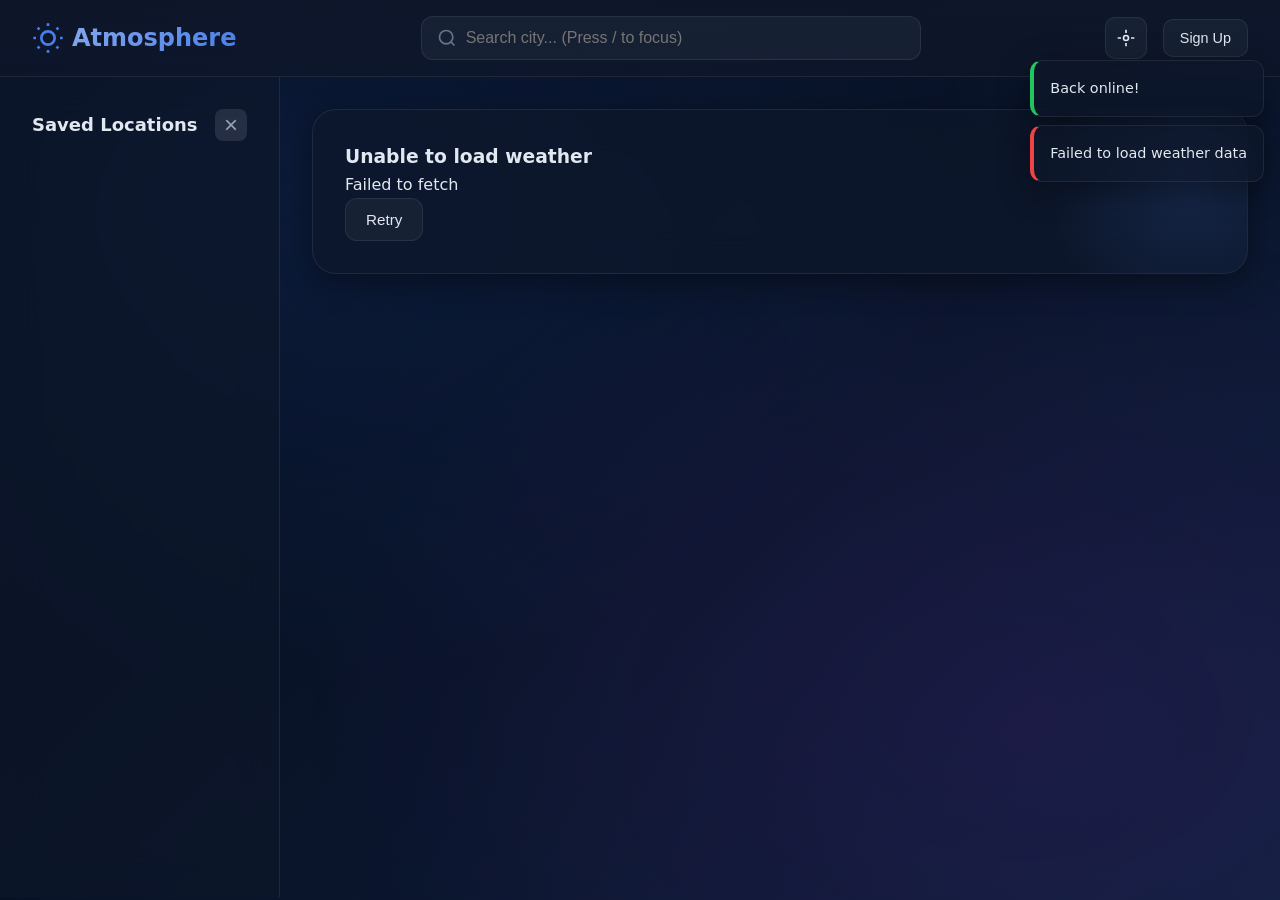
<file: index.html>
<!DOCTYPE html>
<html lang="en">
<head>
  <meta charset="UTF-8" />
  <meta name="viewport" content="width=device-width, initial-scale=1.0, viewport-fit=cover" />
  <meta name="theme-color" content="#0f172a" />
  <meta name="description" content="Advanced Weather Dashboard with real-time forecasts and offline support" />
  <meta name="apple-mobile-web-app-capable" content="yes" />
  <meta name="apple-mobile-web-app-status-bar-style" content="black-translucent" />
  
  <title>Atmosphere | Advanced Weather</title>
  <link rel="stylesheet" href="style.css" />
  <link rel="manifest" href="manifest.json" />
  <link rel="apple-touch-icon" href="icon-192.png" />
  
  <!-- Preconnect for performance -->
  <link rel="preconnect" href="https://api.openweathermap.org" />
  <link rel="preconnect" href="https://openweathermap.org" />
  
  <script>
    // Critical: Register Service Worker immediately
    if ("serviceWorker" in navigator) {
      navigator.serviceWorker.register("service-worker.js")
        .then(reg => console.log("SW registered:", reg.scope))
        .catch(err => console.error("SW registration failed:", err));
    }
  </script>
</head>
<body>
  <!-- Offline Indicator -->
  <div id="offline-bar" class="offline-indicator" hidden>
    <span class="offline-icon">📡</span>
    <span>You're offline. Using cached data.</span>
    <button onclick="window.app.retryConnection()">Retry</button>
  </div>

  <!-- Toast Notifications Container -->
  <div id="toast-container" class="toast-container"></div>

  <header class="app-header">
    <nav class="main-nav">
      <div class="nav-brand">
        <div class="logo" onclick="window.app.loadHomeCity()">
          <svg viewBox="0 0 24 24" fill="none" stroke="currentColor" stroke-width="2">
            <circle cx="12" cy="12" r="5"/>
            <path d="M12 1v2M12 21v2M4.22 4.22l1.42 1.42M18.36 18.36l1.42 1.42M1 12h2M21 12h2M4.22 19.78l1.42-1.42M18.36 5.64l1.42-1.42"/>
          </svg>
          <span>Atmosphere</span>
        </div>
      </div>

      <div class="search-container">
        <div class="search-box">
          <svg class="search-icon" viewBox="0 0 24 24" fill="none" stroke="currentColor" stroke-width="2">
            <circle cx="11" cy="11" r="8"/><path d="m21 21-4.35-4.35"/>
          </svg>
          <input 
            type="text" 
            id="searchlocation" 
            placeholder="Search city... (Press / to focus)" 
            autocomplete="off"
            aria-label="Search for a city"
          />
          <button class="search-action" onclick="window.app.search()">
            <svg viewBox="0 0 24 24" fill="none" stroke="currentColor" stroke-width="2">
              <path d="M5 12h14M12 5l7 7-7 7"/>
            </svg>
          </button>
        </div>
        <div id="search-suggestions" class="search-suggestions" hidden></div>
      </div>

      <div class="nav-actions">
        <button 
          id="locate-btn" 
          class="icon-btn" 
          onclick="window.app.getCurrentLocation()"
          title="Use my location"
          aria-label="Get current location"
        >
          <svg viewBox="0 0 24 24" fill="none" stroke="currentColor" stroke-width="2">
            <circle cx="12" cy="12" r="3"/><path d="M12 2v4m0 12v4M2 12h4m12 0h4"/>
          </svg>
        </button>

        <button id="installBtn" class="install-btn" style="display: none;">
          <svg viewBox="0 0 24 24" fill="none" stroke="currentColor" stroke-width="2">
            <path d="M21 15v4a2 2 0 0 1-2 2H5a2 2 0 0 1-2-2v-4M7 10l5 5 5-5M12 15V3"/>
          </svg>
          Install
        </button>

        <div class="user-section" id="user-section">
          <button 
            id="user-badge" 
            class="user-badge" 
            onclick="window.app.toggleUserMenu()"
            aria-expanded="false"
          >
            <span id="user-initial">?</span>
          </button>
          <div id="user-popup" class="user-popup" hidden>
            <div class="user-popup-header">
              <strong id="popup-name">User</strong>
              <span id="popup-email">email@example.com</span>
            </div>
            <div class="user-popup-actions">
              <button onclick="window.app.showFavorites()">
                <span>⭐</span> Favorites
              </button>
              <button onclick="window.app.toggleNotifications()">
                <span>🔔</span> Notifications
              </button>
              <button onclick="window.app.signout()" class="signout-btn">
                <span>🚪</span> Sign Out
              </button>
            </div>
          </div>
        </div>

        <button id="signupBtn" onclick="window.app.goToSignup()" class="auth-btn">Sign Up</button>
      </div>
    </nav>
  </header>

  <main class="app-main">
    <aside id="favorites-sidebar" class="favorites-sidebar">
      <div class="sidebar-header">
        <h3>Saved Locations</h3>
        <button class="close-sidebar" onclick="window.app.toggleSidebar()">×</button>
      </div>
      <div id="favorites-list" class="favorites-list"></div>
    </aside>

    <div class="weather-container" id="weather-container">
      <!-- Initial loading state -->
      <div class="loading-state">
        <div class="spinner"></div>
        <p>Loading weather data...</p>
      </div>
    </div>
  </main>

  <!-- Modal for expanded details -->
  <div id="modal-overlay" class="modal-overlay" onclick="window.app.closeModal(event)">
    <div class="modal" onclick="event.stopPropagation()">
      <div class="modal-header">
        <h3 id="modal-title">Details</h3>
        <button class="modal-close" onclick="window.app.closeModal()">×</button>
      </div>
      <div id="modal-content" class="modal-content"></div>
    </div>
  </div>

  <script src="script.js"></script>
</body>
</html>
</file>
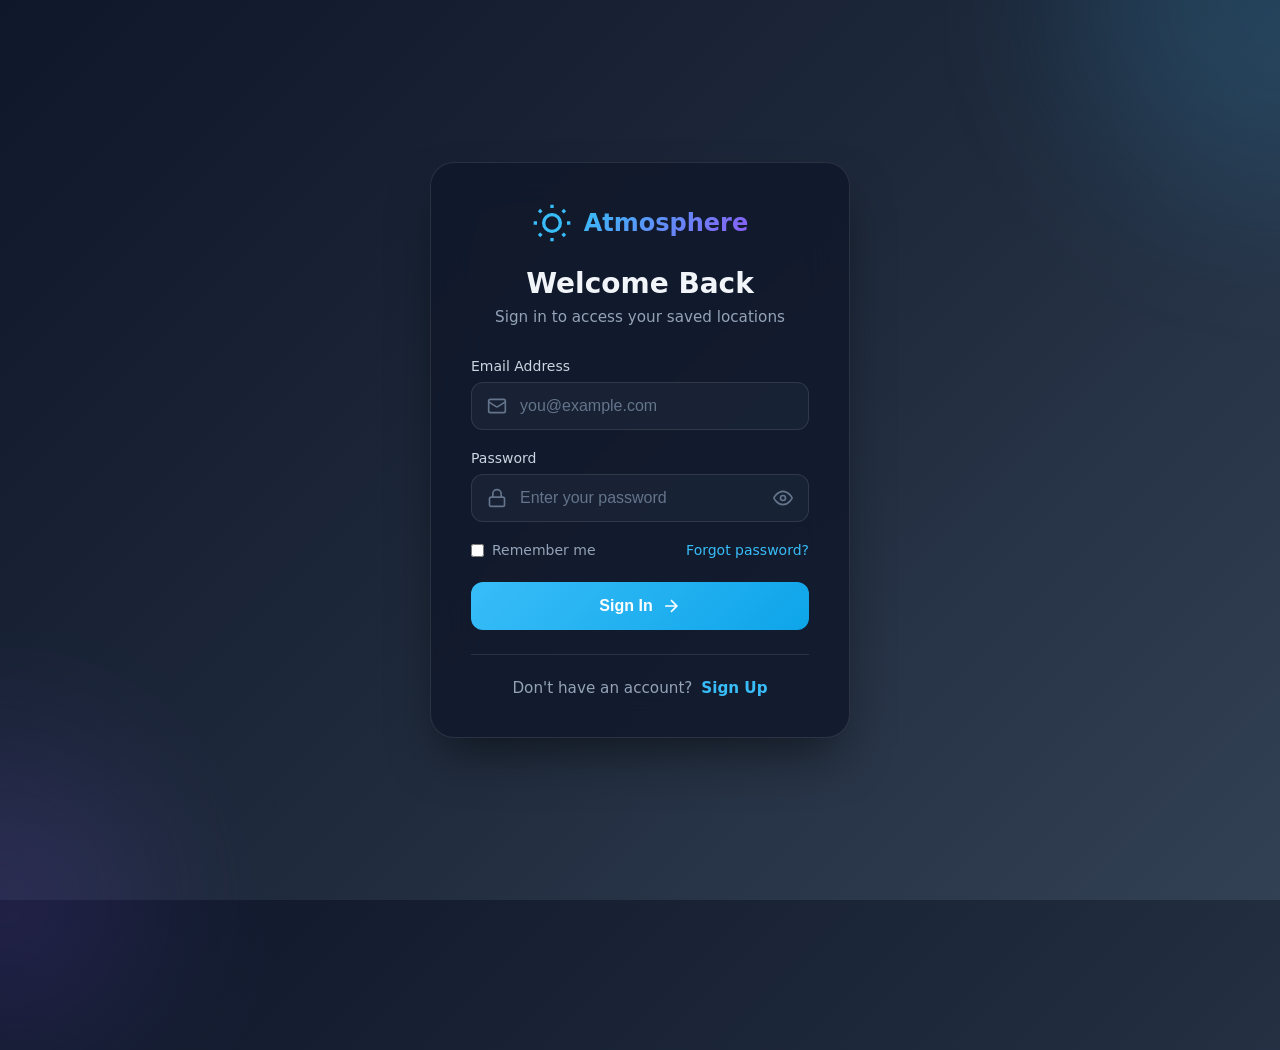
<file: signin.html>
<!DOCTYPE html>
<html lang="en">
<head>
  <meta charset="UTF-8" />
  <meta name="viewport" content="width=device-width, initial-scale=1.0"/>
  <meta name="theme-color" content="#0f172a" />
  <title>Sign In | Atmosphere</title>
  <link rel="manifest" href="manifest.json" />
  <link rel="stylesheet" href="signin.css" />
</head>
<body>
  <div class="auth-container">
    <div class="auth-card">
      <div class="auth-header">
        <div class="logo" onclick="window.location.href='index.html'">
          <svg viewBox="0 0 24 24" fill="none" stroke="currentColor" stroke-width="2">
            <circle cx="12" cy="12" r="5"/>
            <path d="M12 1v2M12 21v2M4.22 4.22l1.42 1.42M18.36 18.36l1.42 1.42M1 12h2M21 12h2M4.22 19.78l1.42-1.42M18.36 5.64l1.42-1.42"/>
          </svg>
          <span>Atmosphere</span>
        </div>
        <h1>Welcome Back</h1>
        <p>Sign in to access your saved locations</p>
      </div>

      <div id="error-message" class="error-message" role="alert"></div>

      <form id="signin-form" onsubmit="event.preventDefault(); handleSignin();">
        <div class="form-group">
          <label for="email">Email Address</label>
          <div class="input-wrapper">
            <svg class="input-icon" viewBox="0 0 24 24" fill="none" stroke="currentColor" stroke-width="2">
              <rect x="2" y="4" width="20" height="16" rx="2"/><path d="m22 7-8.97 5.7a1.94 1.94 0 0 1-2.06 0L2 7"/>
            </svg>
            <input 
              type="email" 
              id="email" 
              placeholder="you@example.com" 
              required
              autocomplete="email"
            />
          </div>
        </div>

        <div class="form-group">
          <label for="password">Password</label>
          <div class="input-wrapper">
            <svg class="input-icon" viewBox="0 0 24 24" fill="none" stroke="currentColor" stroke-width="2">
              <rect x="3" y="11" width="18" height="11" rx="2" ry="2"/><path d="M7 11V7a5 5 0 0 1 10 0v4"/>
            </svg>
            <input 
              type="password" 
              id="password" 
              placeholder="Enter your password" 
              required
              autocomplete="current-password"
            />
            <button type="button" class="toggle-password" onclick="togglePassword('password')">
              <svg viewBox="0 0 24 24" fill="none" stroke="currentColor" stroke-width="2">
                <path d="M1 12s4-8 11-8 11 8 11 8-4 8-11 8-11-8-11-8z"/><circle cx="12" cy="12" r="3"/>
              </svg>
            </button>
          </div>
        </div>

        <div class="form-options">
          <label class="remember-me">
            <input type="checkbox" id="remember" />
            <span>Remember me</span>
          </label>
          <a href="#" class="forgot-link" onclick="showToast('Feature coming soon!')">Forgot password?</a>
        </div>

        <button type="submit" class="submit-btn" id="submit-btn">
          <span>Sign In</span>
          <svg class="btn-icon" viewBox="0 0 24 24" fill="none" stroke="currentColor" stroke-width="2">
            <path d="M5 12h14M12 5l7 7-7 7"/>
          </svg>
        </button>
      </form>

      <div class="auth-footer">
        <p>Don't have an account? <a href="signup.html">Sign Up</a></p>
      </div>
    </div>
  </div>

  <div id="toast-container" class="toast-container"></div>

  <script>
    function togglePassword(id) {
      const input = document.getElementById(id);
      input.type = input.type === 'password' ? 'text' : 'password';
    }

    function showToast(message, type = 'info') {
      const container = document.getElementById('toast-container');
      const toast = document.createElement('div');
      toast.className = `toast ${type}`;
      toast.textContent = message;
      container.appendChild(toast);
      setTimeout(() => toast.remove(), 3000);
    }

    function handleSignin() {
      const email = document.getElementById('email').value.trim();
      const password = document.getElementById('password').value;
      const submitBtn = document.getElementById('submit-btn');
      const errorMsg = document.getElementById('error-message');

      // Reset error
      errorMsg.style.display = 'none';
      errorMsg.textContent = '';

      // Validate
      if (!email || !password) {
        errorMsg.textContent = 'Please fill in all fields';
        errorMsg.style.display = 'flex';
        return;
      }

      // Loading state
      submitBtn.disabled = true;
      submitBtn.innerHTML = '<div class="spinner"></div>';

      // Simulate API call delay
      setTimeout(() => {
        const users = JSON.parse(localStorage.getItem('weatherUsers')) || [];
        const user = users.find(u => u.email === email && u.password === password);

        if (user) {
          localStorage.setItem('signedIn', 'true');
          localStorage.setItem('weatherUser', JSON.stringify(user));
          showToast(`Welcome back, ${user.name}!`, 'success');
          setTimeout(() => window.location.href = 'index.html', 1000);
        } else {
          errorMsg.textContent = 'Invalid email or password';
          errorMsg.style.display = 'flex';
          submitBtn.disabled = false;
          submitBtn.innerHTML = '<span>Sign In</span><svg class="btn-icon" viewBox="0 0 24 24" fill="none" stroke="currentColor" stroke-width="2"><path d="M5 12h14M12 5l7 7-7 7"/></svg>';
        }
      }, 800);
    }

    // Check if already signed in
    if (localStorage.getItem('signedIn') === 'true') {
      window.location.href = 'index.html';
    }
  </script>
</body>
</html>
</file>
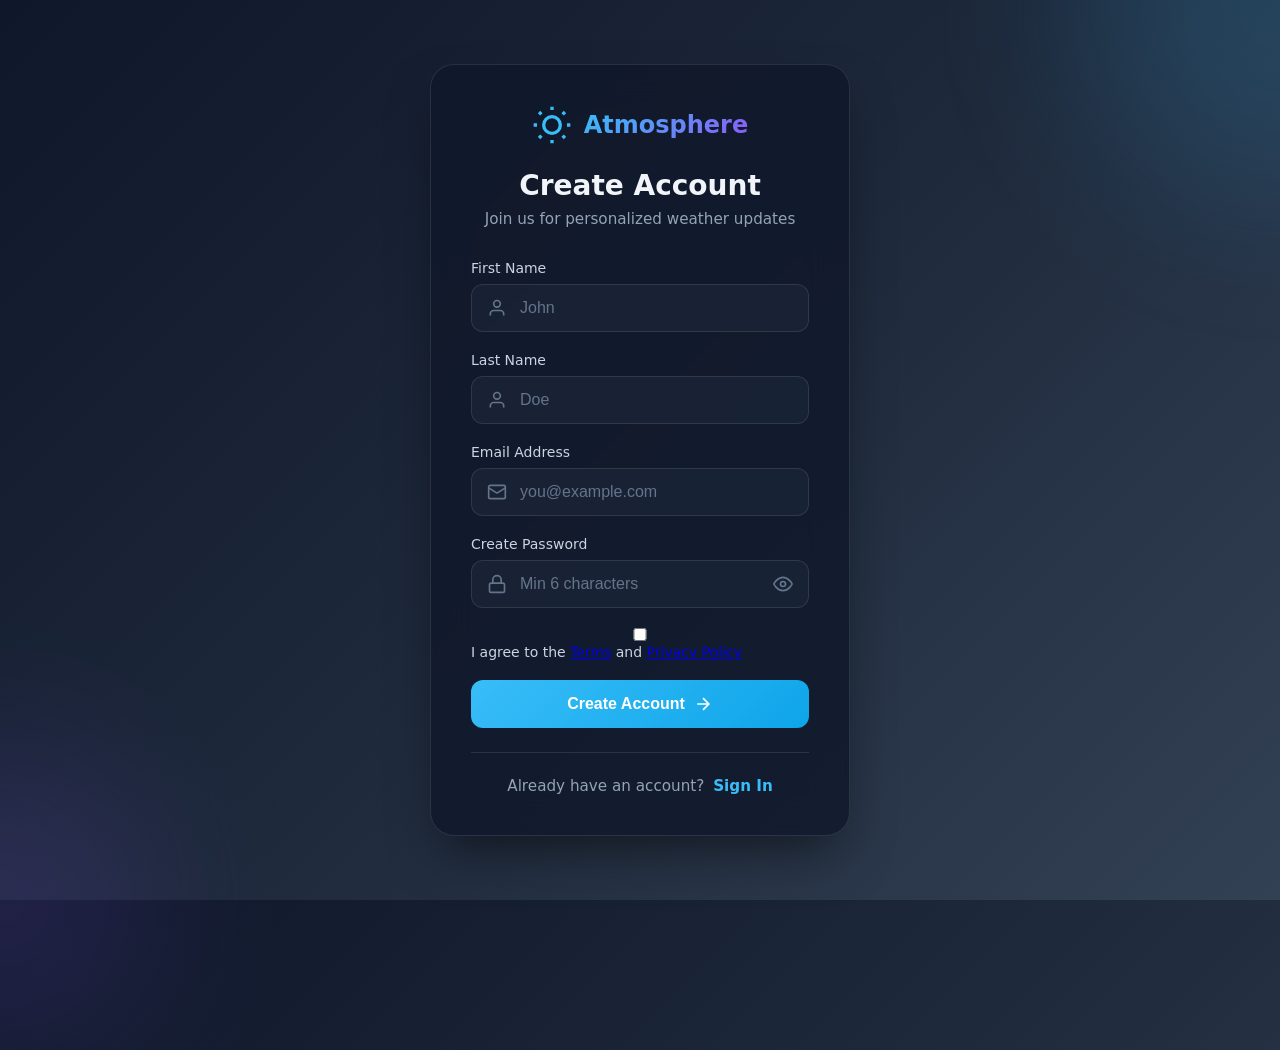
<file: signup.html>
<!DOCTYPE html>
<html lang="en">
<head>
  <meta charset="UTF-8" />
  <meta name="viewport" content="width=device-width, initial-scale=1.0"/>
  <meta name="theme-color" content="#0f172a" />
  <title>Sign Up | Atmosphere</title>
  <link rel="manifest" href="manifest.json" />
  <link rel="stylesheet" href="signin.css" />
</head>
<body>
  <div class="auth-container">
    <div class="auth-card">
      <div class="auth-header">
        <div class="logo" onclick="window.location.href='index.html'">
          <svg viewBox="0 0 24 24" fill="none" stroke="currentColor" stroke-width="2">
            <circle cx="12" cy="12" r="5"/>
            <path d="M12 1v2M12 21v2M4.22 4.22l1.42 1.42M18.36 18.36l1.42 1.42M1 12h2M21 12h2M4.22 19.78l1.42-1.42M18.36 5.64l1.42-1.42"/>
          </svg>
          <span>Atmosphere</span>
        </div>
        <h1>Create Account</h1>
        <p>Join us for personalized weather updates</p>
      </div>

      <div id="error-message" class="error-message" role="alert"></div>

      <form id="signup-form" onsubmit="event.preventDefault(); handleSignup();">
        <div class="form-row">
          <div class="form-group">
            <label for="name">First Name</label>
            <div class="input-wrapper">
              <svg class="input-icon" viewBox="0 0 24 24" fill="none" stroke="currentColor" stroke-width="2">
                <path d="M20 21v-2a4 4 0 0 0-4-4H8a4 4 0 0 0-4 4v2"/><circle cx="12" cy="7" r="4"/>
              </svg>
              <input type="text" id="name" placeholder="John" required />
            </div>
          </div>
          
          <div class="form-group">
            <label for="surname">Last Name</label>
            <div class="input-wrapper">
              <svg class="input-icon" viewBox="0 0 24 24" fill="none" stroke="currentColor" stroke-width="2">
                <path d="M20 21v-2a4 4 0 0 0-4-4H8a4 4 0 0 0-4 4v2"/><circle cx="12" cy="7" r="4"/>
              </svg>
              <input type="text" id="surname" placeholder="Doe" required />
            </div>
          </div>
        </div>

        <div class="form-group">
          <label for="email">Email Address</label>
          <div class="input-wrapper">
            <svg class="input-icon" viewBox="0 0 24 24" fill="none" stroke="currentColor" stroke-width="2">
              <rect x="2" y="4" width="20" height="16" rx="2"/><path d="m22 7-8.97 5.7a1.94 1.94 0 0 1-2.06 0L2 7"/>
            </svg>
            <input 
              type="email" 
              id="email" 
              placeholder="you@example.com" 
              required
              autocomplete="email"
            />
          </div>
        </div>

        <div class="form-group">
          <label for="password">Create Password</label>
          <div class="input-wrapper">
            <svg class="input-icon" viewBox="0 0 24 24" fill="none" stroke="currentColor" stroke-width="2">
              <rect x="3" y="11" width="18" height="11" rx="2" ry="2"/><path d="M7 11V7a5 5 0 0 1 10 0v4"/>
            </svg>
            <input 
              type="password" 
              id="password" 
              placeholder="Min 6 characters" 
              required
              minlength="6"
              autocomplete="new-password"
            />
            <button type="button" class="toggle-password" onclick="togglePassword('password')">
              <svg viewBox="0 0 24 24" fill="none" stroke="currentColor" stroke-width="2">
                <path d="M1 12s4-8 11-8 11 8 11 8-4 8-11 8-11-8-11-8z"/><circle cx="12" cy="12" r="3"/>
              </svg>
            </button>
          </div>
          <div class="password-strength" id="password-strength"></div>
        </div>

        <div class="form-group">
          <label class="terms">
            <input type="checkbox" id="terms" required />
            <span>I agree to the <a href="#">Terms</a> and <a href="#">Privacy Policy</a></span>
          </label>
        </div>

        <button type="submit" class="submit-btn" id="submit-btn">
          <span>Create Account</span>
          <svg class="btn-icon" viewBox="0 0 24 24" fill="none" stroke="currentColor" stroke-width="2">
            <path d="M5 12h14M12 5l7 7-7 7"/>
          </svg>
        </button>
      </form>

      <div class="auth-footer">
        <p>Already have an account? <a href="signin.html">Sign In</a></p>
      </div>
    </div>
  </div>

  <div id="toast-container" class="toast-container"></div>

  <script>
    function togglePassword(id) {
      const input = document.getElementById(id);
      input.type = input.type === 'password' ? 'text' : 'password';
    }

    function showToast(message, type = 'info') {
      const container = document.getElementById('toast-container');
      const toast = document.createElement('div');
      toast.className = `toast ${type}`;
      toast.textContent = message;
      container.appendChild(toast);
      setTimeout(() => toast.remove(), 3000);
    }

    // Password strength indicator
    document.getElementById('password').addEventListener('input', function(e) {
      const val = e.target.value;
      const strength = document.getElementById('password-strength');
      let strengthClass = '';
      let strengthText = '';
      
      if (val.length < 6) {
        strengthClass = 'weak';
        strengthText = 'Too short';
      } else if (val.match(/[a-z]/) && val.match(/[A-Z]/) && val.match(/[0-9]/)) {
        strengthClass = 'strong';
        strengthText = 'Strong password';
      } else {
        strengthClass = 'medium';
        strengthText = 'Could be stronger';
      }
      
      strength.className = 'password-strength ' + strengthClass;
      strength.textContent = strengthText;
    });

    function handleSignup() {
      const name = document.getElementById('name').value.trim();
      const surname = document.getElementById('surname').value.trim();
      const email = document.getElementById('email').value.trim();
      const password = document.getElementById('password').value;
      const terms = document.getElementById('terms').checked;
      const submitBtn = document.getElementById('submit-btn');
      const errorMsg = document.getElementById('error-message');

      // Reset error
      errorMsg.style.display = 'none';
      errorMsg.textContent = '';

      // Validation
      if (!name || !surname || !email || !password) {
        errorMsg.textContent = 'Please fill in all fields';
        errorMsg.style.display = 'flex';
        return;
      }

      if (password.length < 6) {
        errorMsg.textContent = 'Password must be at least 6 characters';
        errorMsg.style.display = 'flex';
        return;
      }

      if (!terms) {
        errorMsg.textContent = 'Please accept the terms';
        errorMsg.style.display = 'flex';
        return;
      }

      // Loading state
      submitBtn.disabled = true;
      submitBtn.innerHTML = '<div class="spinner"></div>';

      setTimeout(() => {
        let users = JSON.parse(localStorage.getItem('weatherUsers')) || [];
        
        if (users.some(u => u.email === email)) {
          errorMsg.textContent = 'Email already registered';
          errorMsg.style.display = 'flex';
          submitBtn.disabled = false;
          submitBtn.innerHTML = '<span>Create Account</span><svg class="btn-icon" viewBox="0 0 24 24" fill="none" stroke="currentColor" stroke-width="2"><path d="M5 12h14M12 5l7 7-7 7"/></svg>';
          return;
        }

        // Prompt for home city
        const homeCity = prompt(`Welcome, ${name}! What's your home city? (optional)`) || '';

        const newUser = {
          name,
          surname,
          email,
          password,
          homeCity,
          favorites: [],
          createdAt: new Date().toISOString()
        };

        users.push(newUser);
        localStorage.setItem('weatherUsers', JSON.stringify(users));
        localStorage.setItem('signedIn', 'true');
        localStorage.setItem('weatherUser', JSON.stringify(newUser));

        showToast('Account created successfully!', 'success');
        setTimeout(() => window.location.href = 'index.html', 1500);
      }, 800);
    }
  </script>
</body>
</html>
</file>
<file: style.css>
/* ========================================
   ATMOSPHERE WEATHER - MAXIMUM POTENTIAL
   Advanced Glassmorphism with Dynamic Themes
   ======================================== */

:root {
  /* Dynamic Color System - Changes with weather */
  --primary-hue: 220;
  --primary: hsl(var(--primary-hue), 80%, 60%);
  --primary-light: hsl(var(--primary-hue), 70%, 75%);
  --primary-dark: hsl(var(--primary-hue), 80%, 45%);
  
  /* Glassmorphism Core */
  --glass-bg: rgba(15, 23, 42, 0.65);
  --glass-bg-hover: rgba(15, 23, 42, 0.85);
  --glass-border: rgba(255, 255, 255, 0.08);
  --glass-border-hover: rgba(255, 255, 255, 0.2);
  --glass-shadow: 0 8px 32px rgba(0, 0, 0, 0.4);
  
  /* Spacing */
  --space-xs: 0.25rem;
  --space-sm: 0.5rem;
  --space-md: 1rem;
  --space-lg: 1.5rem;
  --space-xl: 2rem;
  
  /* Typography */
  --font-sans: system-ui, -apple-system, BlinkMacSystemFont, 'Segoe UI', Roboto, sans-serif;
  
  /* Transitions */
  --transition-fast: 150ms ease;
  --transition-base: 300ms ease;
}

/* Reset */
*, *::before, *::after {
  box-sizing: border-box;
  margin: 0;
  padding: 0;
}

html {
  font-size: 16px;
  -webkit-font-smoothing: antialiased;
  -moz-osx-font-smoothing: grayscale;
}

body {
  font-family: var(--font-sans);
  background: linear-gradient(135deg, hsl(var(--primary-hue), 70%, 5%) 0%, hsl(var(--primary-hue), 60%, 15%) 100%);
  background-attachment: fixed;
  color: #e2e8f0;
  line-height: 1.6;
  min-height: 100vh;
  overflow-x: hidden;
}

/* Weather Background Animation */
body::before {
  content: '';
  position: fixed;
  inset: 0;
  background: 
    radial-gradient(ellipse at 20% 20%, hsla(var(--primary-hue), 70%, 50%, 0.15) 0%, transparent 50%),
    radial-gradient(ellipse at 80% 80%, hsla(calc(var(--primary-hue) + 60), 70%, 50%, 0.1) 0%, transparent 50%);
  pointer-events: none;
  z-index: -1;
  animation: bgPulse 20s ease-in-out infinite;
}

@keyframes bgPulse {
  0%, 100% { opacity: 1; }
  50% { opacity: 0.7; }
}

/* Offline Indicator */
.offline-indicator {
  position: fixed;
  top: 0;
  left: 0;
  right: 0;
  background: linear-gradient(90deg, #f59e0b, #d97706);
  color: #fff;
  padding: var(--space-sm) var(--space-md);
  display: flex;
  align-items: center;
  justify-content: center;
  gap: var(--space-md);
  font-size: 0.875rem;
  font-weight: 500;
  z-index: 1000;
  transform: translateY(-100%);
  transition: transform var(--transition-base);
}

.offline-indicator.visible {
  transform: translateY(0);
}

.offline-indicator button {
  background: rgba(255,255,255,0.2);
  border: none;
  padding: var(--space-xs) var(--space-sm);
  border-radius: 4px;
  color: inherit;
  cursor: pointer;
  font-weight: 600;
}

/* Toast Notifications */
.toast-container {
  position: fixed;
  top: 60px;
  right: var(--space-md);
  z-index: 1001;
  display: flex;
  flex-direction: column;
  gap: var(--space-sm);
  max-width: 350px;
}

.toast {
  background: var(--glass-bg);
  backdrop-filter: blur(12px);
  border: 1px solid var(--glass-border);
  border-left: 4px solid var(--primary);
  border-radius: 12px;
  padding: var(--space-md);
  box-shadow: var(--glass-shadow);
  animation: slideIn 0.3s ease-out;
  cursor: pointer;
  font-size: 0.9rem;
}

.toast.error { border-left-color: #ef4444; }
.toast.success { border-left-color: #22c55e; }
.toast.warning { border-left-color: #f59e0b; }

@keyframes slideIn {
  from { transform: translateX(100%); opacity: 0; }
  to { transform: translateX(0); opacity: 1; }
}

/* Header */
.app-header {
  position: sticky;
  top: 0;
  z-index: 100;
  background: linear-gradient(to bottom, rgba(15, 23, 42, 0.9), rgba(15, 23, 42, 0.7));
  backdrop-filter: blur(20px);
  border-bottom: 1px solid var(--glass-border);
}

.main-nav {
  display: flex;
  align-items: center;
  justify-content: space-between;
  padding: var(--space-md) var(--space-xl);
  max-width: 1400px;
  margin: 0 auto;
  gap: var(--space-lg);
}

.nav-brand .logo {
  display: flex;
  align-items: center;
  gap: var(--space-sm);
  font-size: 1.5rem;
  font-weight: 700;
  background: linear-gradient(135deg, var(--primary-light), var(--primary));
  -webkit-background-clip: text;
  -webkit-text-fill-color: transparent;
  cursor: pointer;
  transition: opacity var(--transition-fast);
}

.nav-brand .logo:hover {
  opacity: 0.8;
}

.nav-brand svg {
  width: 32px;
  height: 32px;
  stroke: var(--primary);
  -webkit-text-fill-color: var(--primary);
}

/* Search */
.search-container {
  flex: 1;
  max-width: 500px;
  position: relative;
}

.search-box {
  position: relative;
  display: flex;
  align-items: center;
}

.search-icon {
  position: absolute;
  left: var(--space-md);
  width: 20px;
  height: 20px;
  color: #64748b;
}

#searchlocation {
  width: 100%;
  padding: 12px 48px 12px 2.75rem;
  background: rgba(30, 41, 59, 0.6);
  border: 1px solid var(--glass-border);
  border-radius: 12px;
  color: #e2e8f0;
  font-size: 1rem;
  transition: all var(--transition-fast);
}

#searchlocation:focus {
  outline: none;
  border-color: var(--primary);
  background: rgba(30, 41, 59, 0.8);
  box-shadow: 0 0 0 3px hsla(var(--primary-hue), 80%, 60%, 0.2);
}

.search-action {
  position: absolute;
  right: 8px;
  width: 32px;
  height: 32px;
  display: flex;
  align-items: center;
  justify-content: center;
  background: var(--primary);
  border: none;
  border-radius: 8px;
  color: white;
  cursor: pointer;
  opacity: 0;
  transition: all var(--transition-fast);
}

.search-box:focus-within .search-action {
  opacity: 1;
}

.search-action:hover {
  background: var(--primary-dark);
  transform: scale(1.05);
}

.search-suggestions {
  position: absolute;
  top: calc(100% + var(--space-sm));
  left: 0;
  right: 0;
  background: var(--glass-bg-hover);
  backdrop-filter: blur(20px);
  border: 1px solid var(--glass-border);
  border-radius: 12px;
  max-height: 300px;
  overflow-y: auto;
  z-index: 101;
  box-shadow: var(--glass-shadow);
}

.suggestion-item {
  padding: var(--space-md);
  cursor: pointer;
  border-bottom: 1px solid var(--glass-border);
  transition: background var(--transition-fast);
}

.suggestion-item:hover {
  background: rgba(255,255,255,0.1);
}

/* Navigation Actions */
.nav-actions {
  display: flex;
  align-items: center;
  gap: var(--space-sm);
}

.icon-btn, .auth-btn, .install-btn {
  padding: 10px 16px;
  background: rgba(30, 41, 59, 0.6);
  border: 1px solid var(--glass-border);
  border-radius: 10px;
  color: #e2e8f0;
  cursor: pointer;
  transition: all var(--transition-fast);
  display: flex;
  align-items: center;
  gap: var(--space-sm);
  font-size: 0.9rem;
}

.icon-btn {
  padding: 10px;
}

.icon-btn:hover, .auth-btn:hover {
  background: rgba(30, 41, 59, 0.9);
  border-color: var(--primary);
  transform: translateY(-2px);
}

.install-btn {
  background: linear-gradient(135deg, var(--primary), var(--primary-dark));
  border-color: transparent;
  color: white;
}

.install-btn:hover {
  box-shadow: 0 4px 12px hsla(var(--primary-hue), 80%, 60%, 0.4);
}

.icon-btn svg, .install-btn svg {
  width: 20px;
  height: 20px;
}

/* User Section */
.user-section {
  position: relative;
}

.user-badge {
  width: 40px;
  height: 40px;
  border-radius: 50%;
  background: linear-gradient(135deg, var(--primary), var(--primary-dark));
  border: 2px solid rgba(255,255,255,0.2);
  color: white;
  font-weight: 700;
  cursor: pointer;
  transition: all var(--transition-fast);
}

.user-badge:hover {
  transform: scale(1.1);
  box-shadow: 0 0 20px hsla(var(--primary-hue), 80%, 60%, 0.5);
}

.user-popup {
  position: absolute;
  top: calc(100% + var(--space-sm));
  right: 0;
  min-width: 220px;
  background: var(--glass-bg-hover);
  backdrop-filter: blur(20px);
  border: 1px solid var(--glass-border);
  border-radius: 16px;
  padding: var(--space-sm);
  box-shadow: var(--glass-shadow);
  z-index: 102;
  animation: fadeIn 0.2s ease-out;
}

@keyframes fadeIn {
  from { opacity: 0; transform: translateY(-10px); }
  to { opacity: 1; transform: translateY(0); }
}

.user-popup-header {
  padding: var(--space-md);
  text-align: center;
  border-bottom: 1px solid var(--glass-border);
}

.user-popup-header strong {
  display: block;
  color: var(--primary-light);
  margin-bottom: 4px;
}

.user-popup-header span {
  font-size: 0.8rem;
  color: #64748b;
}

.user-popup-actions button {
  width: 100%;
  padding: var(--space-sm) var(--space-md);
  background: transparent;
  border: none;
  border-radius: 8px;
  color: #e2e8f0;
  text-align: left;
  cursor: pointer;
  transition: background var(--transition-fast);
  display: flex;
  align-items: center;
  gap: var(--space-sm);
  margin-top: var(--space-xs);
}

.user-popup-actions button:hover {
  background: rgba(255,255,255,0.1);
}

.signout-btn {
  color: #ef4444 !important;
}

/* Main Layout */
.app-main {
  display: flex;
  max-width: 1400px;
  margin: 0 auto;
  min-height: calc(100vh - 80px);
  position: relative;
}

/* Favorites Sidebar */
.favorites-sidebar {
  width: 280px;
  background: var(--glass-bg);
  backdrop-filter: blur(20px);
  border-right: 1px solid var(--glass-border);
  padding: var(--space-xl);
  display: flex;
  flex-direction: column;
  gap: var(--space-lg);
  transition: transform var(--transition-base);
}

.favorites-sidebar.hidden {
  transform: translateX(-100%);
  position: absolute;
}

.sidebar-header {
  display: flex;
  align-items: center;
  justify-content: space-between;
}

.sidebar-header h3 {
  font-size: 1.125rem;
  font-weight: 600;
}

.close-sidebar {
  width: 32px;
  height: 32px;
  display: flex;
  align-items: center;
  justify-content: center;
  background: rgba(255,255,255,0.1);
  border: none;
  border-radius: 8px;
  color: #94a3b8;
  font-size: 1.5rem;
  cursor: pointer;
  transition: all var(--transition-fast);
}

.close-sidebar:hover {
  background: rgba(239, 68, 68, 0.2);
  color: #ef4444;
}

.favorites-list {
  display: flex;
  flex-direction: column;
  gap: var(--space-sm);
}

.favorite-city {
  display: flex;
  align-items: center;
  justify-content: space-between;
  padding: var(--space-md);
  background: rgba(30, 41, 59, 0.4);
  border: 1px solid var(--glass-border);
  border-radius: 12px;
  cursor: pointer;
  transition: all var(--transition-fast);
}

.favorite-city:hover {
  background: rgba(30, 41, 59, 0.8);
  border-color: var(--primary);
  transform: translateX(4px);
}

.favorite-city .remove-fav {
  width: 24px;
  height: 24px;
  display: flex;
  align-items: center;
  justify-content: center;
  background: transparent;
  border: none;
  color: #64748b;
  cursor: pointer;
  opacity: 0;
  border-radius: 4px;
  transition: all var(--transition-fast);
}

.favorite-city:hover .remove-fav {
  opacity: 1;
}

.favorite-city .remove-fav:hover {
  background: rgba(239, 68, 68, 0.2);
  color: #ef4444;
}

/* Weather Container */
.weather-container {
  flex: 1;
  padding: var(--space-xl);
  display: flex;
  flex-direction: column;
  gap: var(--space-xl);
  overflow-y: auto;
}

/* Loading State */
.loading-state {
  display: flex;
  flex-direction: column;
  align-items: center;
  justify-content: center;
  min-height: 400px;
  gap: var(--space-md);
  color: #64748b;
}

.spinner {
  width: 50px;
  height: 50px;
  border: 3px solid rgba(255,255,255,0.1);
  border-top-color: var(--primary);
  border-radius: 50%;
  animation: spin 1s linear infinite;
}

@keyframes spin {
  to { transform: rotate(360deg); }
}

/* Weather Cards */
.weather-card {
  background: var(--glass-bg);
  backdrop-filter: blur(20px);
  border: 1px solid var(--glass-border);
  border-radius: 24px;
  padding: var(--space-xl);
  box-shadow: var(--glass-shadow);
  position: relative;
  overflow: hidden;
  transition: transform var(--transition-base);
}

.weather-card:hover {
  transform: translateY(-4px);
  border-color: var(--glass-border-hover);
}

.weather-card::before {
  content: '';
  position: absolute;
  top: -50%;
  right: -10%;
  width: 300px;
  height: 300px;
  background: radial-gradient(circle, hsla(var(--primary-hue), 80%, 60%, 0.15) 0%, transparent 70%);
  pointer-events: none;
}

.weather-header {
  display: flex;
  justify-content: space-between;
  align-items: flex-start;
  margin-bottom: var(--space-lg);
  position: relative;
  z-index: 1;
}

.location-title h2 {
  font-size: 2rem;
  font-weight: 700;
  margin-bottom: 4px;
  background: linear-gradient(135deg, #fff, #94a3b8);
  -webkit-background-clip: text;
  -webkit-text-fill-color: transparent;
}

.location-title .country {
  color: #64748b;
  font-size: 0.9rem;
}

.weather-main {
  display: flex;
  align-items: center;
  gap: var(--space-md);
}

.weather-icon-lg {
  width: 100px;
  height: 100px;
  filter: drop-shadow(0 0 20px hsla(var(--primary-hue), 80%, 60%, 0.5));
  animation: float 6s ease-in-out infinite;
}

@keyframes float {
  0%, 100% { transform: translateY(0); }
  50% { transform: translateY(-10px); }
}

.temp-display {
  text-align: right;
}

.temp-value {
  font-size: 4rem;
  font-weight: 200;
  line-height: 1;
  color: #fff;
}

.temp-desc {
  color: var(--primary-light);
  font-size: 1.1rem;
  margin-top: 4px;
}

/* Weather Details Grid */
.weather-details {
  display: grid;
  grid-template-columns: repeat(auto-fit, minmax(120px, 1fr));
  gap: var(--space-md);
  margin-top: var(--space-lg);
}

.detail-item {
  display: flex;
  flex-direction: column;
  align-items: center;
  text-align: center;
  padding: var(--space-md);
  background: rgba(30, 41, 59, 0.4);
  border-radius: 12px;
  border: 1px solid var(--glass-border);
  transition: all var(--transition-fast);
}

.detail-item:hover {
  background: rgba(30, 41, 59, 0.8);
  transform: translateY(-2px);
}

.detail-icon {
  font-size: 1.5rem;
  margin-bottom: var(--space-xs);
}

.detail-value {
  font-size: 1.25rem;
  font-weight: 700;
  color: #fff;
}

.detail-label {
  font-size: 0.8rem;
  color: #64748b;
  margin-top: 2px;
}

/* Forecast Sections */
.forecast-section {
  background: var(--glass-bg);
  backdrop-filter: blur(20px);
  border: 1px solid var(--glass-border);
  border-radius: 24px;
  padding: var(--space-xl);
}

.forecast-header {
  display: flex;
  align-items: center;
  justify-content: space-between;
  margin-bottom: var(--space-lg);
}

.forecast-header h3 {
  font-size: 1.25rem;
  font-weight: 600;
}

.forecast-scroll {
  display: flex;
  gap: var(--space-md);
  overflow-x: auto;
  scroll-snap-type: x mandatory;
  padding-bottom: var(--space-sm);
  scrollbar-width: thin;
  scrollbar-color: var(--glass-border) transparent;
}

.forecast-scroll::-webkit-scrollbar {
  height: 6px;
}

.forecast-scroll::-webkit-scrollbar-thumb {
  background: var(--glass-border);
  border-radius: 3px;
}

.forecast-item {
  flex: 0 0 auto;
  scroll-snap-align: start;
  display: flex;
  flex-direction: column;
  align-items: center;
  gap: var(--space-sm);
  padding: var(--space-md);
  min-width: 80px;
  background: rgba(30, 41, 59, 0.4);
  border: 1px solid var(--glass-border);
  border-radius: 16px;
  cursor: pointer;
  transition: all var(--transition-fast);
}

.forecast-item:hover {
  background: rgba(30, 41, 59, 0.8);
  border-color: var(--primary);
  transform: scale(1.05);
}

.forecast-item .time {
  font-size: 0.875rem;
  color: #94a3b8;
  font-weight: 500;
}

.forecast-item .temp {
  font-size: 1.125rem;
  font-weight: 600;
  color: #fff;
}

.forecast-item img {
  width: 40px;
  height: 40px;
}

/* Daily Forecast */
.daily-list {
  display: flex;
  flex-direction: column;
  gap: var(--space-sm);
}

.daily-item {
  display: grid;
  grid-template-columns: 100px 1fr auto auto;
  align-items: center;
  gap: var(--space-md);
  padding: var(--space-md);
  background: rgba(30, 41, 59, 0.4);
  border: 1px solid var(--glass-border);
  border-radius: 12px;
  cursor: pointer;
  transition: all var(--transition-fast);
}

.daily-item:hover {
  background: rgba(30, 41, 59, 0.8);
  border-color: var(--glass-border-hover);
}

.daily-item .day {
  font-weight: 500;
}

.daily-item .condition {
  display: flex;
  align-items: center;
  gap: var(--space-sm);
  color: #94a3b8;
}

.daily-item .condition img {
  width: 30px;
  height: 30px;
}

.daily-item .temps {
  display: flex;
  gap: var(--space-md);
  font-weight: 600;
}

.daily-item .high {
  color: #fff;
}

.daily-item .low {
  color: #64748b;
}

/* Action Buttons */
.action-buttons {
  display: flex;
  gap: var(--space-md);
  margin-top: var(--space-lg);
}

.city-button {
  flex: 1;
  padding: 12px 20px;
  background: rgba(30, 41, 59, 0.6);
  border: 1px solid var(--glass-border);
  border-radius: 12px;
  color: #e2e8f0;
  font-size: 0.95rem;
  cursor: pointer;
  transition: all var(--transition-fast);
  display: flex;
  align-items: center;
  justify-content: center;
  gap: var(--space-sm);
}

.city-button:hover {
  background: var(--primary);
  border-color: var(--primary);
  color: #fff;
  transform: translateY(-2px);
}

/* Modal */
.modal-overlay {
  position: fixed;
  inset: 0;
  background: rgba(0, 0, 0, 0.8);
  backdrop-filter: blur(4px);
  display: flex;
  align-items: center;
  justify-content: center;
  padding: var(--space-md);
  z-index: 200;
  opacity: 0;
  visibility: hidden;
  transition: all var(--transition-base);
}

.modal-overlay.active {
  opacity: 1;
  visibility: visible;
}

.modal {
  background: var(--glass-bg-hover);
  backdrop-filter: blur(20px);
  border: 1px solid var(--glass-border);
  border-radius: 24px;
  max-width: 500px;
  width: 100%;
  max-height: 90vh;
  overflow: hidden;
  transform: scale(0.9) translateY(20px);
  transition: transform var(--transition-base);
}

.modal-overlay.active .modal {
  transform: scale(1) translateY(0);
}

.modal-header {
  display: flex;
  align-items: center;
  justify-content: space-between;
  padding: var(--space-lg) var(--space-xl);
  border-bottom: 1px solid var(--glass-border);
}

.modal-header h3 {
  font-size: 1.25rem;
  font-weight: 600;
}

.modal-close {
  width: 32px;
  height: 32px;
  display: flex;
  align-items: center;
  justify-content: center;
  background: rgba(255,255,255,0.1);
  border: none;
  border-radius: 8px;
  color: #94a3b8;
  font-size: 1.5rem;
  cursor: pointer;
  transition: all var(--transition-fast);
}

.modal-close:hover {
  background: rgba(239, 68, 68, 0.2);
  color: #ef4444;
}

.modal-content {
  padding: var(--space-xl);
  overflow-y: auto;
  max-height: calc(90vh - 80px);
}

/* Responsive */
@media (max-width: 768px) {
  .main-nav {
    flex-wrap: wrap;
    padding: var(--space-md);
  }
  
  .search-container {
    order: 3;
    flex-basis: 100%;
    max-width: none;
  }
  
  .favorites-sidebar {
    position: fixed;
    left: 0;
    top: 0;
    bottom: 0;
    z-index: 99;
    transform: translateX(-100%);
  }
  
  .favorites-sidebar.visible {
    transform: translateX(0);
  }
  
  .weather-container {
    padding: var(--space-md);
  }
  
  .temp-value {
    font-size: 3rem;
  }
  
  .weather-icon-lg {
    width: 80px;
    height: 80px;
  }
  
  .daily-item {
    grid-template-columns: 80px 1fr auto;
  }
  
  .daily-item .condition span {
    display: none;
  }
}

@media (max-width: 480px) {
  .weather-details {
    grid-template-columns: repeat(2, 1fr);
  }
  
  .action-buttons {
    flex-direction: column;
  }
}

/* Reduced Motion */
@media (prefers-reduced-motion: reduce) {
  * {
    animation-duration: 0.01ms !important;
    transition-duration: 0.01ms !important;
  }
}
</file>
<file: signin.css>
/* Sign In/Up Styles - Premium Dark Theme */

:root {
  --primary: #38bdf8;
  --primary-dark: #0ea5e9;
  --glass-bg: rgba(15, 23, 42, 0.8);
  --glass-border: rgba(255, 255, 255, 0.1);
}

* {
  margin: 0;
  padding: 0;
  box-sizing: border-box;
}

body {
  font-family: system-ui, -apple-system, BlinkMacSystemFont, 'Segoe UI', Roboto, sans-serif;
  background: linear-gradient(135deg, #0f172a 0%, #1e293b 50%, #334155 100%);
  min-height: 100vh;
  display: flex;
  align-items: center;
  justify-content: center;
  padding: 20px;
  position: relative;
  overflow: hidden;
}

/* Animated background orbs */
body::before,
body::after {
  content: '';
  position: absolute;
  border-radius: 50%;
  filter: blur(80px);
  opacity: 0.5;
  animation: float 20s infinite ease-in-out;
}

body::before {
  width: 400px;
  height: 400px;
  background: rgba(56, 189, 248, 0.3);
  top: -200px;
  right: -200px;
  animation-delay: 0s;
}

body::after {
  width: 300px;
  height: 300px;
  background: rgba(139, 92, 246, 0.3);
  bottom: -150px;
  left: -150px;
  animation-delay: -10s;
}

@keyframes float {
  0%, 100% { transform: translate(0, 0) scale(1); }
  33% { transform: translate(30px, -30px) scale(1.1); }
  66% { transform: translate(-20px, 20px) scale(0.9); }
}

.auth-container {
  position: relative;
  z-index: 1;
  width: 100%;
  max-width: 420px;
}

.auth-card {
  background: var(--glass-bg);
  backdrop-filter: blur(20px);
  border: 1px solid var(--glass-border);
  border-radius: 24px;
  padding: 40px;
  box-shadow: 0 25px 50px -12px rgba(0, 0, 0, 0.5);
  animation: slideUp 0.6s ease-out;
}

@keyframes slideUp {
  from {
    opacity: 0;
    transform: translateY(30px);
  }
  to {
    opacity: 1;
    transform: translateY(0);
  }
}

.auth-header {
  text-align: center;
  margin-bottom: 32px;
}

.logo {
  display: inline-flex;
  align-items: center;
  gap: 12px;
  margin-bottom: 24px;
  cursor: pointer;
  transition: opacity 0.2s;
}

.logo:hover {
  opacity: 0.8;
}

.logo svg {
  width: 40px;
  height: 40px;
  stroke: var(--primary);
}

.logo span {
  font-size: 1.5rem;
  font-weight: 700;
  background: linear-gradient(135deg, var(--primary), #8b5cf6);
  -webkit-background-clip: text;
  -webkit-text-fill-color: transparent;
}

.auth-header h1 {
  font-size: 1.75rem;
  font-weight: 600;
  color: #f1f5f9;
  margin-bottom: 8px;
}

.auth-header p {
  color: #94a3b8;
  font-size: 0.95rem;
}

/* Form Styles */
.form-group {
  margin-bottom: 20px;
}

.form-group label {
  display: block;
  margin-bottom: 8px;
  font-size: 0.875rem;
  font-weight: 500;
  color: #cbd5e1;
}

.input-wrapper {
  position: relative;
}

.input-icon {
  position: absolute;
  left: 16px;
  top: 50%;
  transform: translateY(-50%);
  width: 20px;
  height: 20px;
  color: #64748b;
  pointer-events: none;
}

input {
  width: 100%;
  padding: 14px 16px 14px 48px;
  background: rgba(30, 41, 59, 0.6);
  border: 1px solid var(--glass-border);
  border-radius: 12px;
  color: #f1f5f9;
  font-size: 1rem;
  transition: all 0.2s;
}

input:focus {
  outline: none;
  border-color: var(--primary);
  background: rgba(30, 41, 59, 0.8);
  box-shadow: 0 0 0 3px rgba(56, 189, 248, 0.1);
}

input::placeholder {
  color: #64748b;
}

.toggle-password {
  position: absolute;
  right: 12px;
  top: 50%;
  transform: translateY(-50%);
  background: none;
  border: none;
  color: #64748b;
  cursor: pointer;
  padding: 4px;
  display: flex;
  align-items: center;
  justify-content: center;
  transition: color 0.2s;
}

.toggle-password:hover {
  color: #94a3b8;
}

.toggle-password svg {
  width: 20px;
  height: 20px;
}

.form-options {
  display: flex;
  align-items: center;
  justify-content: space-between;
  margin-bottom: 24px;
  font-size: 0.875rem;
}

.remember-me {
  display: flex;
  align-items: center;
  gap: 8px;
  color: #94a3b8;
  cursor: pointer;
}

.remember-me input[type="checkbox"] {
  width: auto;
  padding: 0;
  accent-color: var(--primary);
}

.forgot-link {
  color: var(--primary);
  text-decoration: none;
  font-weight: 500;
  transition: color 0.2s;
}

.forgot-link:hover {
  color: #7dd3fc;
}

/* Submit Button */
.submit-btn {
  width: 100%;
  padding: 14px;
  background: linear-gradient(135deg, var(--primary), var(--primary-dark));
  border: none;
  border-radius: 12px;
  color: white;
  font-size: 1rem;
  font-weight: 600;
  cursor: pointer;
  transition: all 0.2s;
  display: flex;
  align-items: center;
  justify-content: center;
  gap: 8px;
}

.submit-btn:hover:not(:disabled) {
  transform: translateY(-2px);
  box-shadow: 0 10px 25px -5px rgba(56, 189, 248, 0.4);
}

.submit-btn:disabled {
  opacity: 0.7;
  cursor: not-allowed;
}

.btn-icon {
  width: 20px;
  height: 20px;
}

.spinner {
  width: 24px;
  height: 24px;
  border: 2px solid rgba(255,255,255,0.3);
  border-top-color: white;
  border-radius: 50%;
  animation: spin 0.8s linear infinite;
}

@keyframes spin {
  to { transform: rotate(360deg); }
}

/* Error Message */
.error-message {
  background: rgba(239, 68, 68, 0.1);
  border: 1px solid rgba(239, 68, 68, 0.3);
  color: #fca5a5;
  padding: 12px 16px;
  border-radius: 8px;
  margin-bottom: 20px;
  font-size: 0.875rem;
  display: none;
  align-items: center;
  gap: 8px;
}

.error-message::before {
  content: '⚠️';
}

/* Footer */
.auth-footer {
  text-align: center;
  margin-top: 24px;
  padding-top: 24px;
  border-top: 1px solid var(--glass-border);
}

.auth-footer p {
  color: #94a3b8;
  font-size: 0.95rem;
}

.auth-footer a {
  color: var(--primary);
  text-decoration: none;
  font-weight: 600;
  margin-left: 4px;
  transition: color 0.2s;
}

.auth-footer a:hover {
  color: #7dd3fc;
}

/* Toast Notifications */
.toast-container {
  position: fixed;
  top: 20px;
  right: 20px;
  z-index: 1000;
  display: flex;
  flex-direction: column;
  gap: 10px;
}

.toast {
  background: var(--glass-bg);
  backdrop-filter: blur(12px);
  border: 1px solid var(--glass-border);
  border-left: 4px solid var(--primary);
  border-radius: 12px;
  padding: 16px 20px;
  color: #f1f5f9;
  box-shadow: 0 10px 30px rgba(0,0,0,0.3);
  animation: slideInRight 0.3s ease-out;
}

.toast.error { border-left-color: #ef4444; }
.toast.success { border-left-color: #22c55e; }

@keyframes slideInRight {
  from { transform: translateX(100%); opacity: 0; }
  to { transform: translateX(0); opacity: 1; }
}

/* Responsive */
@media (max-width: 480px) {
  .auth-card {
    padding: 24px;
  }
  
  .auth-header h1 {
    font-size: 1.5rem;
  }
  
  .form-options {
    flex-direction: column;
    gap: 12px;
    align-items: flex-start;
  }
}
</file>
